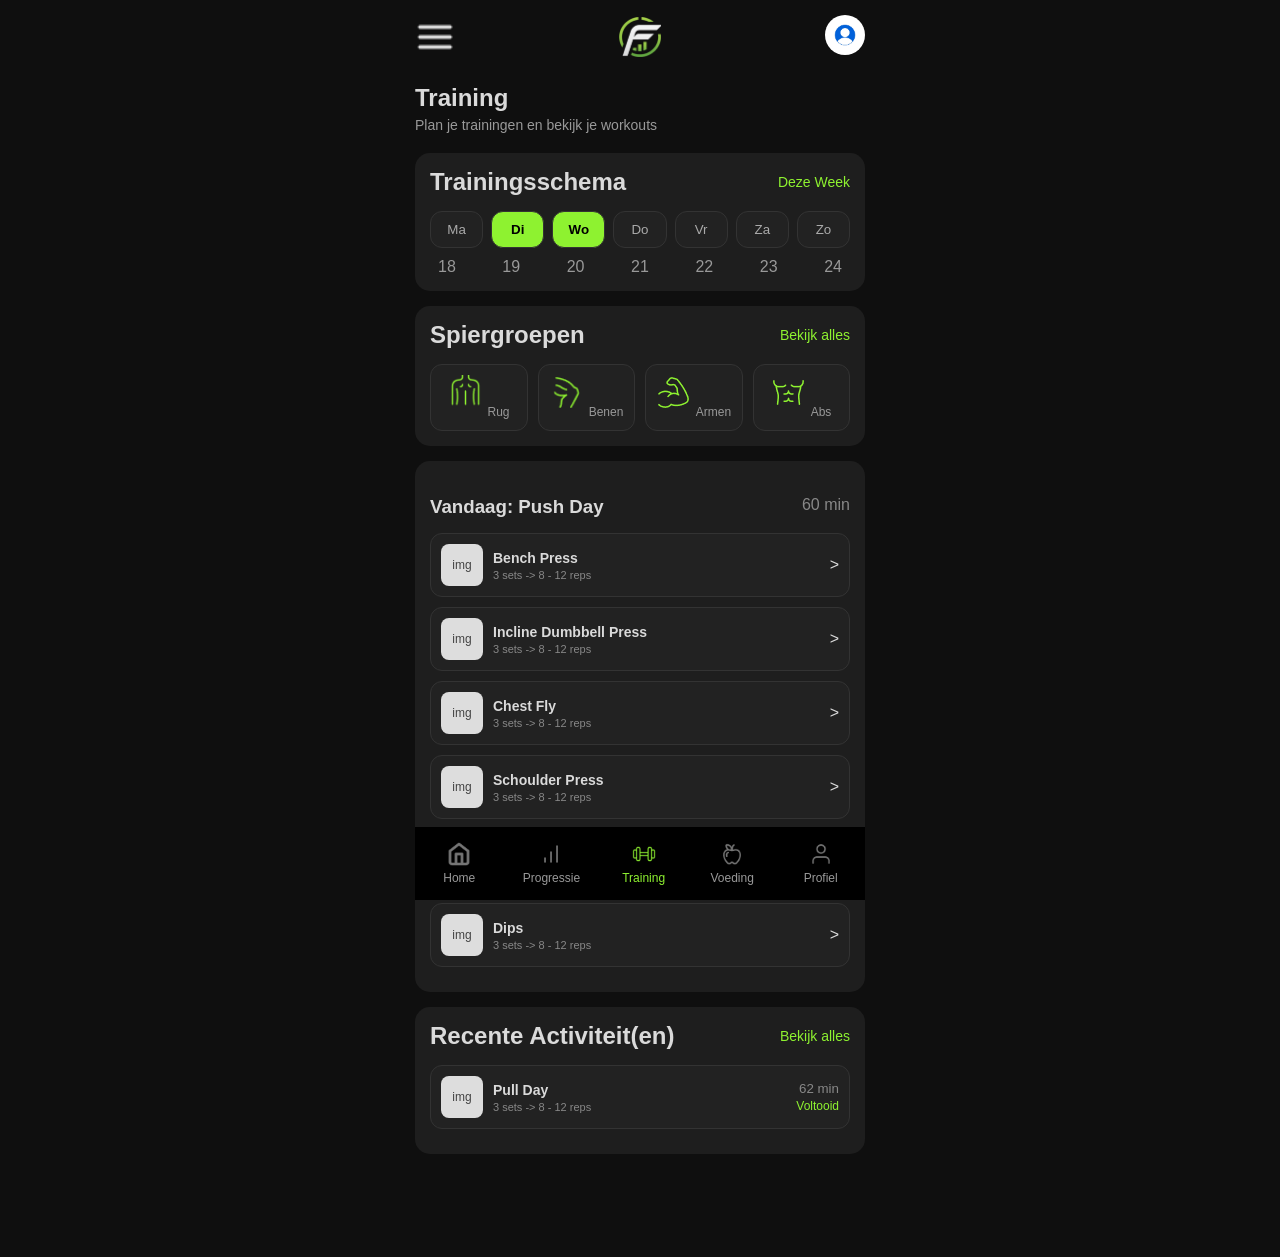
<file: training.html>
<!DOCTYPE html>
<html lang="nl">
<head>
    <meta charset="UTF-8">
    <meta name="viewport" content="width=device-width, initial-scale=1.0">
    <title>Fylö V2</title>

    <link rel="icon" href="Logo Fylö.PNG" type="image/png">
    <link rel="stylesheet" href="style.css">
</head>

<body>

<div class="app">

    <header>
        <img src="ico en img/Menu.png" alt="Menu">

        <img src="ico en img/Logo Fylö.PNG" alt="Logo">

        <div class="profile">
            <li>
            <a href="profiel.html">
            <img src="ico en img/profiel.jpg" alt="Profiel">
            </a>
            </li>
        </div>
    </header>


    <section class="welcome">
        <h1>Training</h1>
        <p>Plan je trainingen en bekijk je workouts</p>
    </section>

    <div class="card">
    <div class="card-header">
        <h2>Trainingsschema</h2>
        <a href="#">Deze Week</a>
    </div>

    <div class="week-selector">
        <button>Ma</button>
        <button class="active">Di</button>
        <button class="active">Wo</button>
        <button>Do</button>
        <button>Vr</button>
        <button>Za</button>
        <button>Zo</button>
    </div>

    <div class="week-dates">
        <span>18</span>
        <span>19</span>
        <span>20</span>
        <span>21</span>
        <span>22</span>
        <span>23</span>
        <span>24</span>
    </div>
</div>

<div class="card">
    <div class="card-header">
        <h2>Spiergroepen</h2>
        <a href="#">Bekijk alles</a>
    </div>

    <div class="muscle-grid">

        <div class="muscle-box">
            <img src="ico en img/back.png">
            <span>Rug</span>
        </div>

        <div class="muscle-box">
            <img src="ico en img/leg.png">
            <span>Benen</span>
        </div>

        <div class="muscle-box">
            <img src="ico en img/arm.png">
            <span>Armen</span>
        </div>

        <div class="muscle-box">
            <img src="ico en img/six-pack.png">
            <span>Abs</span>
        </div>

    </div>
</div>

<div class="card push-card" id="schema">

    <div class="today-header">
        <h3>Vandaag: Push Day</h3>
        <span>60 min</span>
    </div>

    <div class="exercise-card">
        <div class="exercise-left">
            <div class="exercise-image">img</div>

            <div>
                <h4>Bench Press</h4>
                <p>3 sets -> 8 - 12 reps</p>
            </div>
        </div>

        <span>></span>
    </div>

    <div class="exercise-card">
        <div class="exercise-left">
            <div class="exercise-image">img</div>

            <div>
                <h4>Incline Dumbbell Press</h4>
                <p>3 sets -> 8 - 12 reps</p>
            </div>
        </div>

        <span>></span>
    </div>

    <div class="exercise-card">
        <div class="exercise-left">
            <div class="exercise-image">img</div>

            <div>
                <h4>Chest Fly</h4>
                <p>3 sets -> 8 - 12 reps</p>
            </div>
        </div>

        <span>></span>
    </div>

    <div class="exercise-card">
        <div class="exercise-left">
            <div class="exercise-image">img</div>

            <div>
                <h4>Schoulder Press</h4>
                <p>3 sets -> 8 - 12 reps</p>
            </div>
        </div>

        <span>></span>
    </div>

    <div class="exercise-card">
        <div class="exercise-left">
            <div class="exercise-image">img</div>

            <div>
                <h4>Tricep Pushdown</h4>
                <p>3 sets -> 8 - 12 reps</p>
            </div>
        </div>

        <span>></span>
    </div>

    <div class="exercise-card">
        <div class="exercise-left">
            <div class="exercise-image">img</div>

            <div>
                <h4>Dips</h4>
                <p>3 sets -> 8 - 12 reps</p>
            </div>
        </div>

        <span>></span>
    </div>

</div>

<div class="card">
    <div class="card-header">
        <h2>Recente Activiteit(en)</h2>
        <a href="#">Bekijk alles</a>
    </div>

    <div class="exercise-card">
        <div class="exercise-left">
            <div class="exercise-image">img</div>

            <div>
                <h4>Pull Day</h4>
                <p>3 sets -> 8 - 12 reps</p>
            </div>
        </div>

        <div class="completed">
            <small>62 min</small>
            <span>Voltooid</span>
        </div>
    </div>
</div>

    

    <nav class="bottom-nav"> 
    <ul class="nav-links">
    <li>
      <a href="index.html">
        <img src="ico en img/Home.png">
        <span>Home</span>
      </a>
    </li>

    <li>
      <a href="progressie.html">
        <img src="ico en img/Bar chart.png">
        <span>Progressie</span>
      </a>
    </li>

    <li>
      <a href="training.html" class="active">
        <img src="ico en img/dumbell1.png">
        <span>Training</span>
      </a>
    </li>

    <li>
      <a href="voeding.html">
        <img src="ico en img/apple.png">
        <span>Voeding</span>
      </a>
    </li>

    <li>
      <a href="profiel.html">
        <img src="ico en img/User.png">
        <span>Profiel</span>
      </a>
    </li>

  </ul>
</nav>

</div>

<script src="theme.js" defer></script>
</body>
</html>
</file>
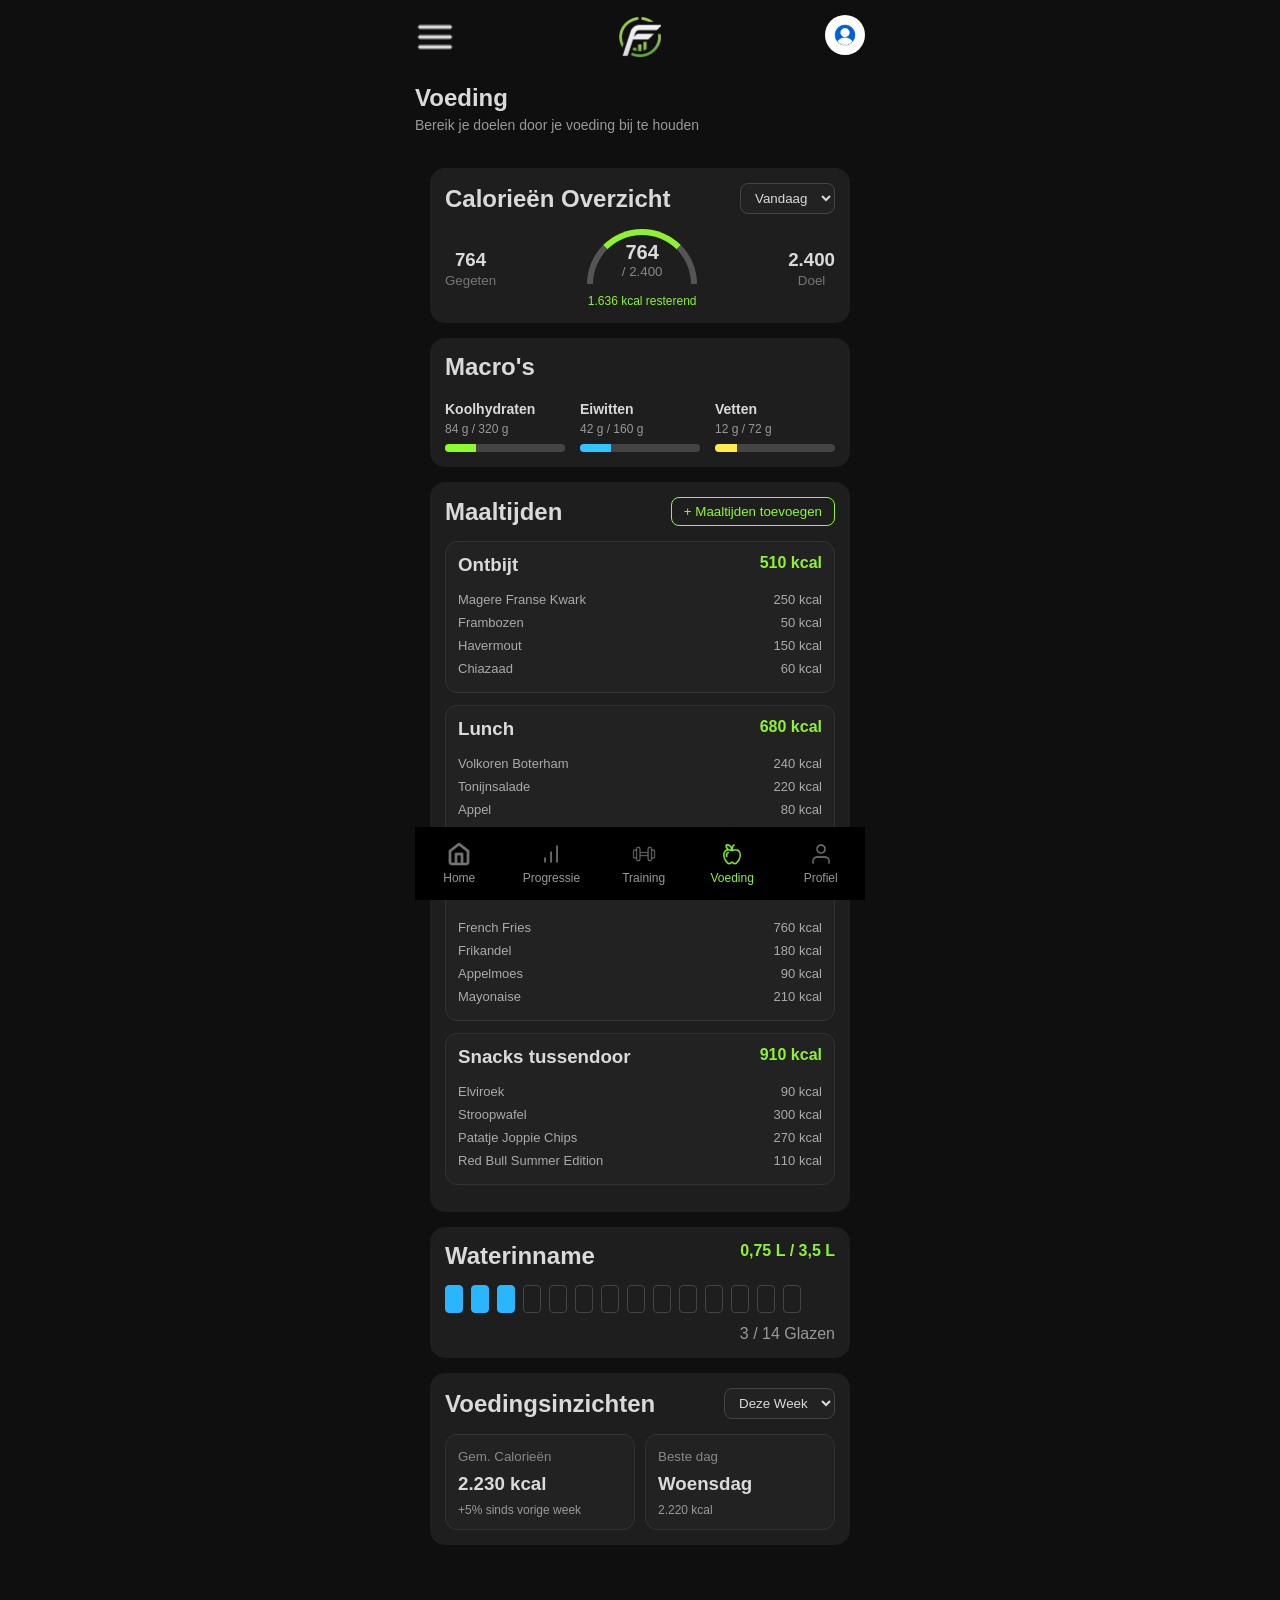
<file: voeding.html>
<!DOCTYPE html>
<html lang="nl">
<head>
    <meta charset="UTF-8">
    <meta name="viewport" content="width=device-width, initial-scale=1.0">
    <title>Fylö V2</title>

    <link rel="icon" href="Logo Fylö.PNG" type="image/png">
    <link rel="stylesheet" href="style.css">
</head>

<body>

<div class="app">

    <header>
        <img src="ico en img/Menu.png" alt="Menu">

        <img src="ico en img/Logo Fylö.PNG" alt="Logo">

        <div class="profile">
            <li>
            <a href="profiel.html">
            <img src="ico en img/profiel.jpg" alt="Profiel">
            </a>
            </li>
        </div>
    </header>


    <section class="welcome">
        <h1>Voeding</h1>
        <p>Bereik je doelen door je voeding bij te houden</p>
    </section>

<div class="app">

    <div class="card">

        <div class="card-header">
            <h2>Calorieën Overzicht</h2>

            <select class="period-select">
                <option>Vandaag</option>
            </select>
        </div>

        <div class="calorie-overview">

            <div class="calorie-stat">
                <h3>764</h3>
                <small>Gegeten</small>
            </div>

            <div class="calorie-gauge">
                <div class="gauge-circle">
                    <span>764</span>
                    <small>/ 2.400</small>
                </div>

                <p>1.636 kcal resterend</p>
            </div>

            <div class="calorie-stat">
                <h3>2.400</h3>
                <small>Doel</small>
            </div>

        </div>

    </div>

    <div class="card">

        <h2>Macro's</h2>

        <div class="macro-container">

            <div class="macro">
                <h3>Koolhydraten</h3>
                <p>84 g / 320 g</p>

                <div class="small-progress">
                    <div class="green" style="width:26%"></div>
                </div>
            </div>

            <div class="macro">
                <h3>Eiwitten</h3>
                <p>42 g / 160 g</p>

                <div class="small-progress">
                    <div class="blue"></div>
                </div>
            </div>

            <div class="macro">
                <h3>Vetten</h3>
                <p>12 g / 72 g</p>

                <div class="small-progress">
                    <div class="yellow"></div>
                </div>
            </div>

        </div>

    </div>

  <div class="card" id="maaltijden">

    <div class="card-header">
        <h2>Maaltijden</h2>

        <button>+ Maaltijden toevoegen</button>
    </div>

  


        <div class="meal-card">

            <div class="meal-header">
                <h3>Ontbijt</h3>
                <span>510 kcal</span>
            </div>

            <div class="meal-item">
                <span>Magere Franse Kwark</span>
                <span>250 kcal</span>
            </div>

            <div class="meal-item">
                <span>Frambozen</span>
                <span>50 kcal</span>
            </div>

            <div class="meal-item">
                <span>Havermout</span>
                <span>150 kcal</span>
            </div>

            <div class="meal-item">
                <span>Chiazaad</span>
                <span>60 kcal</span>
            </div>

        </div>

        <div class="meal-card">

            <div class="meal-header">
                <h3>Lunch</h3>
                <span>680 kcal</span>
            </div>

            <div class="meal-item">
                <span>Volkoren Boterham</span>
                <span>240 kcal</span>
            </div>

            <div class="meal-item">
                <span>Tonijnsalade</span>
                <span>220 kcal</span>
            </div>

            <div class="meal-item">
                <span>Appel</span>
                <span>80 kcal</span>
            </div>

            <div class="meal-item">
                <span>Melk</span>
                <span>140 kcal</span>
            </div>

        </div>

        <div class="meal-card">

            <div class="meal-header">
                <h3>Diner</h3>
                <span>1230 kcal</span>
            </div>

            <div class="meal-item">
                <span>French Fries</span>
                <span>760 kcal</span>
            </div>

            <div class="meal-item">
                <span>Frikandel</span>
                <span>180 kcal</span>
            </div>

            <div class="meal-item">
                <span>Appelmoes</span>
                <span>90 kcal</span>
            </div>

            <div class="meal-item">
                <span>Mayonaise</span>
                <span>210 kcal</span>
            </div>

        </div>
        
        <div class="meal-card">

            <div class="meal-header">
                <h3>Snacks tussendoor</h3>
                <span>910 kcal</span>
            </div>

            <div class="meal-item">
                <span>Elviroek</span>
                <span>90 kcal</span>
            </div>

            <div class="meal-item">
                <span>Stroopwafel</span>
                <span>300 kcal</span>
            </div>

            <div class="meal-item">
                <span>Patatje Joppie Chips</span>
                <span>270 kcal</span>
            </div>

            <div class="meal-item">
                <span>Red Bull Summer Edition</span>
                <span>110 kcal</span>
            </div>

        </div>

    </div>

    <div class="card">

        <div class="water-header">
            <h2>Waterinname</h2>

            <span>0,75 L / 3,5 L</span>
        </div>

        <div class="water-grid">

            <div class="glass filled"></div>
            <div class="glass filled"></div>
            <div class="glass filled"></div>

            <div class="glass"></div>
            <div class="glass"></div>
            <div class="glass"></div>
            <div class="glass"></div>

            <div class="glass"></div>
            <div class="glass"></div>
            <div class="glass"></div>
            <div class="glass"></div>
            <div class="glass"></div>
            <div class="glass"></div>
            <div class="glass"></div>

        </div>

        <p class="water-count">3 / 14 Glazen</p>

    </div>

    <!-- Voedingsinzichten -->
    <div class="card">

        <div class="card-header">
            <h2>Voedingsinzichten</h2>

            <select class="period-select">
                <option>Deze Week</option>
            </select>
        </div>

        <div class="insight-grid">

            <div class="insight-box">

                <small>Gem. Calorieën</small>

                <h3>2.230 kcal</h3>

                <p>+5% sinds vorige week</p>

            </div>

            <div class="insight-box">

                <small>Beste dag</small>

                <h3>Woensdag</h3>

                <p>2.220 kcal</p>

            </div>

        </div>

    </div>

</div>

    <nav class="bottom-nav"> 
    <ul class="nav-links">
    <li>
      <a href="index.html">
        <img src="ico en img/Home.png">
        <span>Home</span>
      </a>
    </li>

    <li>
      <a href="progressie.html">
        <img src="ico en img/Bar chart.png">
        <span>Progressie</span>
      </a>
    </li>

    <li>
      <a href="training.html">
        <img src="ico en img/dumbell.png">
        <span>Training</span>
      </a>
    </li>

    <li>
      <a href="voeding.html" class="active">
        <img src="ico en img/apple1.png">
        <span>Voeding</span>
      </a>
    </li>

    <li>
      <a href="profiel.html">
        <img src="ico en img/User.png">
        <span>Profiel</span>
      </a>
    </li>

  </ul>
</nav>

</div>

<script src="theme.js" defer></script>

</body>
</html>
</file>
<file: style.css>
* {
    margin: 0;
    padding: 0;
    box-sizing: border-box;
}

.app {
    width: 100%;
    max-width: 480px;   
    min-height: 100vh;
    padding: 15px;
}

body {
    background-color: #0f0f0f;
    color: #dadada;
    font-family: Arial, sans-serif;
    display: flex;
    justify-content: center;
    min-height: 100vh;
    margin: 0;
}

header {
    display: flex;
    justify-content: space-between;
    align-items: center;
    margin-bottom: 25px;
}

header img {
    height: 40px;
}

.profile img {
    width: 40px;
    height: 40px;
    border-radius: 50%;
}

.profiles { 
    display: flex;
    align-items: center; 
    gap: 15px;
    line-height: 1,5;
    margin-bottom: 20px;
}
.tekst {
    display: block;
}

.profiles img {
    width: 128px;
    height: 128px;
    border-radius: 50%;
}

.welcome {
    margin-bottom: 20px;
}

.welcome h1 {
    font-size: 24px;
    margin-bottom: 5px;
}

.welcome p {
    color: #999;
    font-size: 14px;
}

.card {
    background-color: #1E1E1E;
    border-radius: 15px;
    padding: 15px;
    margin-bottom: 15px;
}

.card-header {
    display: flex;
    justify-content: space-between;
    align-items: center;
    margin-bottom: 15px;
}

.card-header button {
    background-color: transparent;
    border: 1px solid #8efb2a;
    color: #8efb2a;
    padding: 6px 12px;
    border-radius: 8px;
    cursor: pointer;
}

.card-header span {
    background-color: #2d3b1c;
    color: #8efb2a;
    padding: 6px 12px;
    border-radius: 8px;
}

.stats {
    display: flex;
    gap: 12px;
    justify-content: flex-start;
    align-items: stretch;
}

.stat-box {
    flex: 1;
    background: #222;
    border: 1px solid #333;
    border-radius: 12px;
    padding: 14px;
    display: flex;
    flex-direction: column;
    align-items: flex-start; 
    text-align: left;
}

.stat-box img {
    width: 24px;
    height: 24px;
    margin-bottom: 10px;
}

.stat-box span {
    color: #999;
    font-size: 14px;
    margin-bottom: 8px;
}

.stat-box h3 {
    margin: 0;
    font-size: 18px;
    line-height: 1;
}

.stat-box small {
    color: #777;
    margin-top: 4px;
}

.progress-bar {
    width: 100%;
    height: 12px;
    background-color: #444;
    border-radius: 50px;
    overflow: hidden;
    margin-top: 10px;
}

.fill {
    width: 32%;
    height: 100%;
    background-color: #8efb2a;
}

.kcal {
    text-align: right;
    color: #8efb2a;
    margin-top: 10px;
    font-weight: bold;
}

.macro-container {
    display: flex;
    justify-content: space-between;
    margin-top: 20px;
    gap: 15px;
}

.macro {
    flex: 1;
}

.macro h3 {
    font-size: 14px;
    margin-bottom: 5px;
}

.macro p {
    color: #999;
    font-size: 12px;
    margin-bottom: 8px;
}

.small-progress {
    width: 100%;
    height: 8px;
    background-color: #444;
    border-radius: 50px;
    overflow: hidden;
}

.green {
    background-color: #8efb2a;
    width: 15%;
    height: 100%;
}

.blue {
    background-color: #2ec7ff;
    width: 26%;
    height: 100%;
}

.yellow {
    background-color: #ffe94d;
    width: 18%;
    height: 100%;
}

.training {
    display: flex;
    gap: 15px;
    align-items: center;
}

.training img {
    width: 100px;
    height: 100px;
    border-radius: 10px;
    object-fit: cover;
}

.training h3 {
    margin-bottom: 5px;
}

.training p {
    color: #999;
    margin-bottom: 10px;
    font-size: 13px;
}

.training button {
    background: none;
    border: 1px solid #8efb2a;
    color: #8efb2a;
    padding: 8px 14px;
    border-radius: 8px;
    cursor: pointer;
}

.goal-footer {
    display: flex;
    justify-content: space-between;
    margin-top: 10px;
}

.goal-footer span:first-child {
    color: #999;
}

.goal-footer span:last-child {
    color: #8efb2a;
    font-weight: bold;
}

.weight-fill {
    width: 26%;
}

label {
    display: block;
    margin-bottom: 10px;
    cursor: pointer;
}

input[type="checkbox"] {
    margin-right: 10px;
    accent-color: #8efb2a;
}

canvas {
    width: 100%;
    height: 200px;
}

.bottom-nav {
    position: sticky;
    bottom: 0;
    background-color: #000;
    padding: 10px 0;
}

.bottom-nav span {
    color: #999;
    font-size: 12px;
}

.nav-links {
    display: flex;
    justify-content: space-around;
    align-items: center;
    list-style: none;
    width: 100%;
    margin: 0;
    padding: 0;
}

.nav-links li {
    list-style: none;
}

.nav-links a {
    display: flex;
    flex-direction: column;
    align-items: center;
    justify-content: center;

    text-decoration: none;
    color: #777;

    gap: 5px;
    padding: 5px;
    min-width: 60px;
}

.nav-links img {
    width: 24px;
    height: 24px;
    display: block;
}

.nav-links a.active span {
    color: #8EF230;
}

#weekChart {
    width: 100%;
    height: 250px;
}
#weightChart {
    width: 100%;
    height: 220px;
}

.chart-container {
    width: 375px;
    height: 200px;
    position: relative;
}

.chart-container canvas {
    width: 100% !important;
    height: 100% !important;
}

header li {
    list-style: none;
}

.overzicht-box {
    flex: 1;
    background: #1E1E1E;
    border-radius: 12px;
    padding: 18px;
    display: flex;
    flex-direction: column;
    align-items: flex-start; 
    text-align: left;
    line-height: 2;
}

.overzicht-box img {
    width: 32px;
    height: 32px;
    margin-bottom: 10px;
}

.overzicht-box span {
    color: #dadada;
    font-size: 12px;
}

.card-header a {
    color: #8EF230;
    text-decoration: none;
    font-size: 14px;
}

.goal-top {
    display: flex;
    justify-content: space-between;
    margin-bottom: 5px;
}

.goal-item p {
    color: #aaa;
    margin-bottom: 10px;
}

.blue-fill {
    background: #2ec7ff;
}

.blue-text {
    color: #2ec7ff;
}

.mini-stats {
    display: grid;
    grid-template-columns: repeat(2, 1fr);
    gap: 10px;
}

.mini-card {
    background: #222;
    border: 1px solid #333;
    border-radius: 12px;
    padding: 10px;
    position: relative;
}

.mini-card small {
    color: #888;
    display: block;
    margin-bottom: 8px;
}

.mini-card strong {
    display: block;
    margin-top: 8px;
    color: #dadada;
}

.mini-card canvas {
    width: 100%;
    height: 40px !important;
}

.setting-row {
    display: flex;
    justify-content: space-between;
    align-items: center;
    padding: 14px 0;
    border-bottom: 1px solid #2a2a2a;
}

.setting-row:last-child {
    border-bottom: none;
}

.setting-row span:last-child {
    color: #999;
}

.setting-row.logout span:last-child {
    color: #ff4d4f;
    cursor: pointer;
}

.switch {
    position: relative;
    width: 46px;
    height: 24px;
}

.switch input {
    display: none;
}

.slider {
    position: absolute;
    inset: 0;
    background: #444;
    border-radius: 30px;
    transition: .3s;
}

.slider::before {
    content: "";
    position: absolute;
    width: 18px;
    height: 18px;
    left: 3px;
    top: 3px;
    background: #dadada;
    border-radius: 50%;
    transition: .3s;
}

.switch input:checked + .slider {
    background: #8EF230;
}

.switch input:checked + .slider::before {
    transform: translateX(22px);
}

.week-selector {
    display: flex;
    gap: 8px;
    margin-bottom: 10px;
}

.week-selector button {
    flex: 1;
    background: #222;
    border: 1px solid #333;
    color: #aaa;
    padding: 10px 0;
    border-radius: 12px;
    cursor: pointer;
}

.week-selector .active {
    background: #8EF230;
    color: #000;
    font-weight: bold;
}

.week-dates {
    display: flex;
    justify-content: space-between;
    color: #999;
    padding: 0 8px;
}

.muscle-grid {
    display: grid;
    grid-template-columns: repeat(4, 1fr);
    gap: 10px;
}

.muscle-box {
    background: #222;
    border: 1px solid #333;
    border-radius: 12px;
    padding: 10px;
    text-align: center;
}

.muscle-box img {
    width: 35px;
    height: 35px;
    margin-bottom: 6px;
}

.muscle-box span {
    font-size: 12px;
    color: #999;
}

.push-header {
    display: flex;
    align-items: center;
    gap: 15px;
}

.push-header img {
    width: 50px;
    height: 50px;
}

.push-header h3 {
    margin-bottom: 4px;
}

.push-header p {
    color: #888;
    font-size: 12px;
}

.push-info {
    margin-left: auto;
    text-align: right;
    color: #777;
    font-size: 12px;
}

.today-header {
    display: flex;
    justify-content: space-between;
    margin: 20px 0 15px;
}

.today-header span {
    color: #888;
}

.exercise-card {
    display: flex;
    justify-content: space-between;
    align-items: center;

    background: #222;
    border: 1px solid #333;
    border-radius: 12px;

    padding: 10px;
    margin-bottom: 10px;
}

.exercise-left {
    display: flex;
    gap: 10px;
    align-items: center;
}

.exercise-image {
    width: 42px;
    height: 42px;
    border-radius: 8px;
    background: #ddd;
    color: #444;

    display: flex;
    justify-content: center;
    align-items: center;
    font-size: 12px;
}

.exercise-card h4 {
    font-size: 14px;
    margin-bottom: 3px;
}

.exercise-card p {
    color: #888;
    font-size: 11px;
}

.completed {
    text-align: right;
}

.completed small {
    display: block;
    color: #888;
}

.completed span {
    color: #8EF230;
    font-size: 12px;
}

.period-select {
    background: #222;
    border: 1px solid #444;
    color: #dadada;
    border-radius: 8px;
    padding: 6px 10px;
}

.calorie-overview {
    display: flex;
    justify-content: space-between;
    align-items: center;
}

.calorie-stat {
    text-align: center;
}

.calorie-stat small {
    color: #777;
}

.calorie-gauge {
    text-align: center;
}

.gauge-circle {
    width: 110px;
    height: 55px;
    border-top: 6px solid #8EF230;
    border-left: 6px solid #555;
    border-right: 6px solid #555;
    border-radius: 110px 110px 0 0;
    display: flex;
    flex-direction: column;
    justify-content: center;
    margin: auto;
}

.gauge-circle span {
    font-size: 20px;
    font-weight: bold;
}

.gauge-circle small {
    color: #888;
}

.calorie-gauge p {
    color: #8EF230;
    font-size: 12px;
    margin-top: 10px;
}

.meal-card {
    background: #222;
    border: 1px solid #333;
    border-radius: 12px;
    padding: 12px;
    margin-bottom: 12px;
}

.meal-header {
    display: flex;
    justify-content: space-between;
    margin-bottom: 12px;
}

.meal-header span {
    color: #8EF230;
    font-weight: bold;
}

.meal-item {
    display: flex;
    justify-content: space-between;
    padding: 4px 0;
    color: #aaa;
    font-size: 13px;
}

.water-header {
    display: flex;
    justify-content: space-between;
    margin-bottom: 15px;
}

.water-header span {
    color: #8EF230;
    font-weight: bold;
}

.water-grid {
    display: flex;
    gap: 8px;
    flex-wrap: wrap;
}

.glass {
    width: 18px;
    height: 28px;
    border: 1px solid #444;
    border-radius: 4px;
}

.glass.filled {
    background: #29b6ff;
    border-color: #29b6ff;
}

.water-count {
    text-align: right;
    color: #999;
    margin-top: 12px;
}

.insight-grid {
    display: grid;
    grid-template-columns: repeat(2,1fr);
    gap: 10px;
}

.insight-box {
    background: #222;
    border: 1px solid #333;
    border-radius: 12px;
    padding: 12px;
}

.insight-box small {
    color: #888;
}

.insight-box h3 {
    margin: 8px 0;
}

.insight-box p {
    color: #999;
    font-size: 12px;
}

.green-text {
    color: #8EF230
}

.calendar-month {
    margin-bottom: 15px;
    font-size: 18px;
    color: #dadada;
}

.calendar-nav {
    display: flex;
    gap: 10px;
}

.calendar-nav button {
    background: transparent;
    border: none;
    color: #dadada;
    font-size: 18px;
    cursor: pointer;
}

.calendar-grid {
    display: grid;
    grid-template-columns: repeat(7, 1fr);
    gap: 10px;
    text-align: center;
}

.calendar-days {
    margin-bottom: 15px;
    color: #888;
    font-size: 13px;
}

.calendar-grid span {
    width: 36px;
    height: 36px;
    margin: auto;
    display: flex;
    align-items: center;
    justify-content: center;
    border-radius: 50%;
}

.calendar-grid .inactive {
    color: #555;
}

.calendar-grid .active-day {
    background: #8EF230;
    color: #000;
    font-weight: bold;
}

body.light {
    background-color: #f5f5f5;
    color: #111;
}

body.light .card {
    background-color: #ffffff;
}

body.light .card {
    background-color: #fff;
    border: 1px solid #ddd;
}

body.light .stat-box,
body.light .mini-card,
body.light .overzicht-box,
body.light .exercise-card,
body.light .meal-card,
body.light .insight-box, 
body.light .muscle-box,
body.light .week-selector button {
    background-color: #fff;
    border-color: #ddd;
}

body.light .welcome p,
body.light .stat-box span,
body.light .macro p,
body.light .exercise-card p,
body.light .completed small,
body.light .meal-item,
body.light .water-count {
    color: #555;
}

body.light .bottom-nav {
    background-color: #fff;
}

body.light .nav-links a {
    color: #444;
}

body.light .week-selector button.active {
    background-color: #8EF230;
    border-color: #ddd;
}

@media (max-width: 400px) {
    .app {
        padding: 10px;
    }

    .nav-links img {
        width: 22px;
        height: 22px;
    }

    .nav-links a {
        font-size: 11px;
    }
}
</file>
